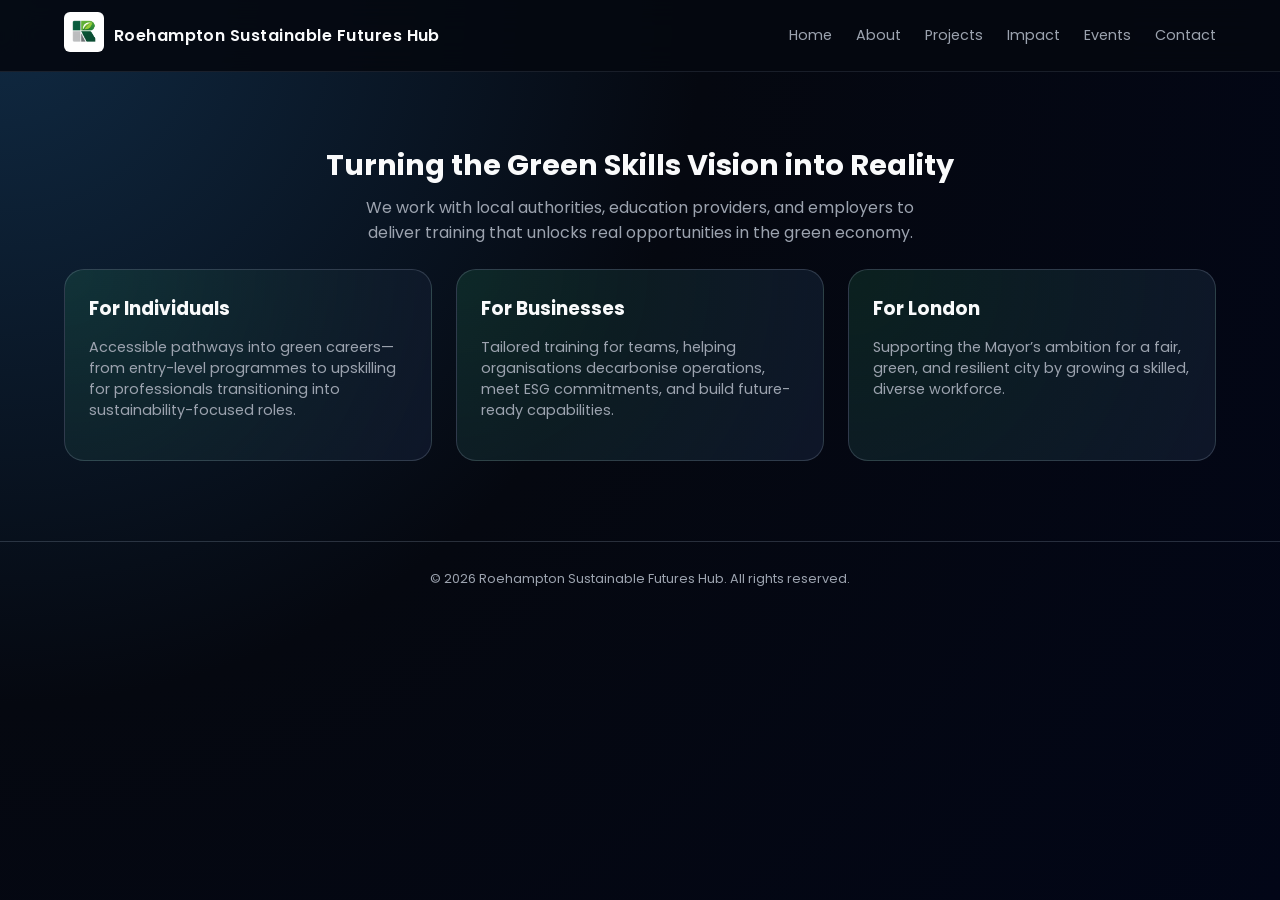
<file: about.html>
<!DOCTYPE html>
<html lang="en">
<head>
  <meta charset="UTF-8" />
  <meta name="viewport" content="width=device-width, initial-scale=1.0" />
  <title>Roehampton Sustainable Futures Hub | About</title>
  <link href="https://fonts.googleapis.com/css2?family=Poppins:wght@300;400;600;700&display=swap" rel="stylesheet" />
  <link rel="stylesheet" href="styles.css" />
  <script src="script.js" defer></script>
</head>
<body>
<!-- <header class="site-header">
  <div class="logo">
    <img src="Roehampton Sustainable Futures hub logo.png" alt="Roehampton Sustainable Futures Hub Logo" class="logo-img">
    <span class="logo-text">Roehampton Sustainable Futures Hub</span>
  </div>
  <nav class="main-nav">
    <a href="index.html">Home</a>
    <a href="about.html">About</a>
    <a href="programmes.html">Programmes</a>
    <a href="team.html">Team</a>
    <a href="impact.html">Impact</a>
    <a href="contact.html">Contact</a>
  </nav>
  <button class="nav-toggle" id="navToggle" aria-label="Toggle navigation">☰</button>
</header> -->


<header class="site-header">
  <div class="logo">
    <a href="index.html">
      <img src="Roehampton Sustainable Futures hub logo.png" class="logo-img" alt="Roehampton Sustainable Futures Hub">
    </a>
    <span class="logo-text">Roehampton Sustainable Futures Hub</span>
  </div>

  <nav class="main-nav">
    <a href="index.html">Home</a>
    <a href="about.html">About</a>
    <a href="projects.html">Projects</a>
    <!-- <a href="team.html">Team</a> -->
    <a href="impact.html">Impact</a>
    <a href="events.html">Events</a>
    <!-- <a href="publications.html">Publications</a> -->
    <!-- <a href="partners.html">Partners</a> -->
    <a href="contact.html">Contact</a>
  </nav>

  <button class="nav-toggle" id="navToggle">☰</button>
</header>

<main>
  <section class="about">
    <div class="section-heading">
      <h2>Turning the Green Skills Vision into Reality</h2>
      <p>
        We work with local authorities, education providers, and employers to deliver training that
        unlocks real opportunities in the green economy.
      </p>
    </div>

    <div class="about-grid">
      <div class="about-card">
        <h3>For Individuals</h3>
        <p>
          Accessible pathways into green careers—from entry-level programmes to upskilling for
          professionals transitioning into sustainability-focused roles.
        </p>
      </div>
      <div class="about-card">
        <h3>For Businesses</h3>
        <p>
          Tailored training for teams, helping organisations decarbonise operations, meet ESG
          commitments, and build future-ready capabilities.
        </p>
      </div>
      <div class="about-card">
        <h3>For London</h3>
        <p>
          Supporting the Mayor’s ambition for a fair, green, and resilient city by growing a skilled,
          diverse workforce.
        </p>
      </div>
    </div>
  </section>
</main>

<footer class="site-footer">
  <p>© <span id="year"></span> Roehampton Sustainable Futures Hub. All rights reserved.</p>
</footer>
</body>
</html>
</file>
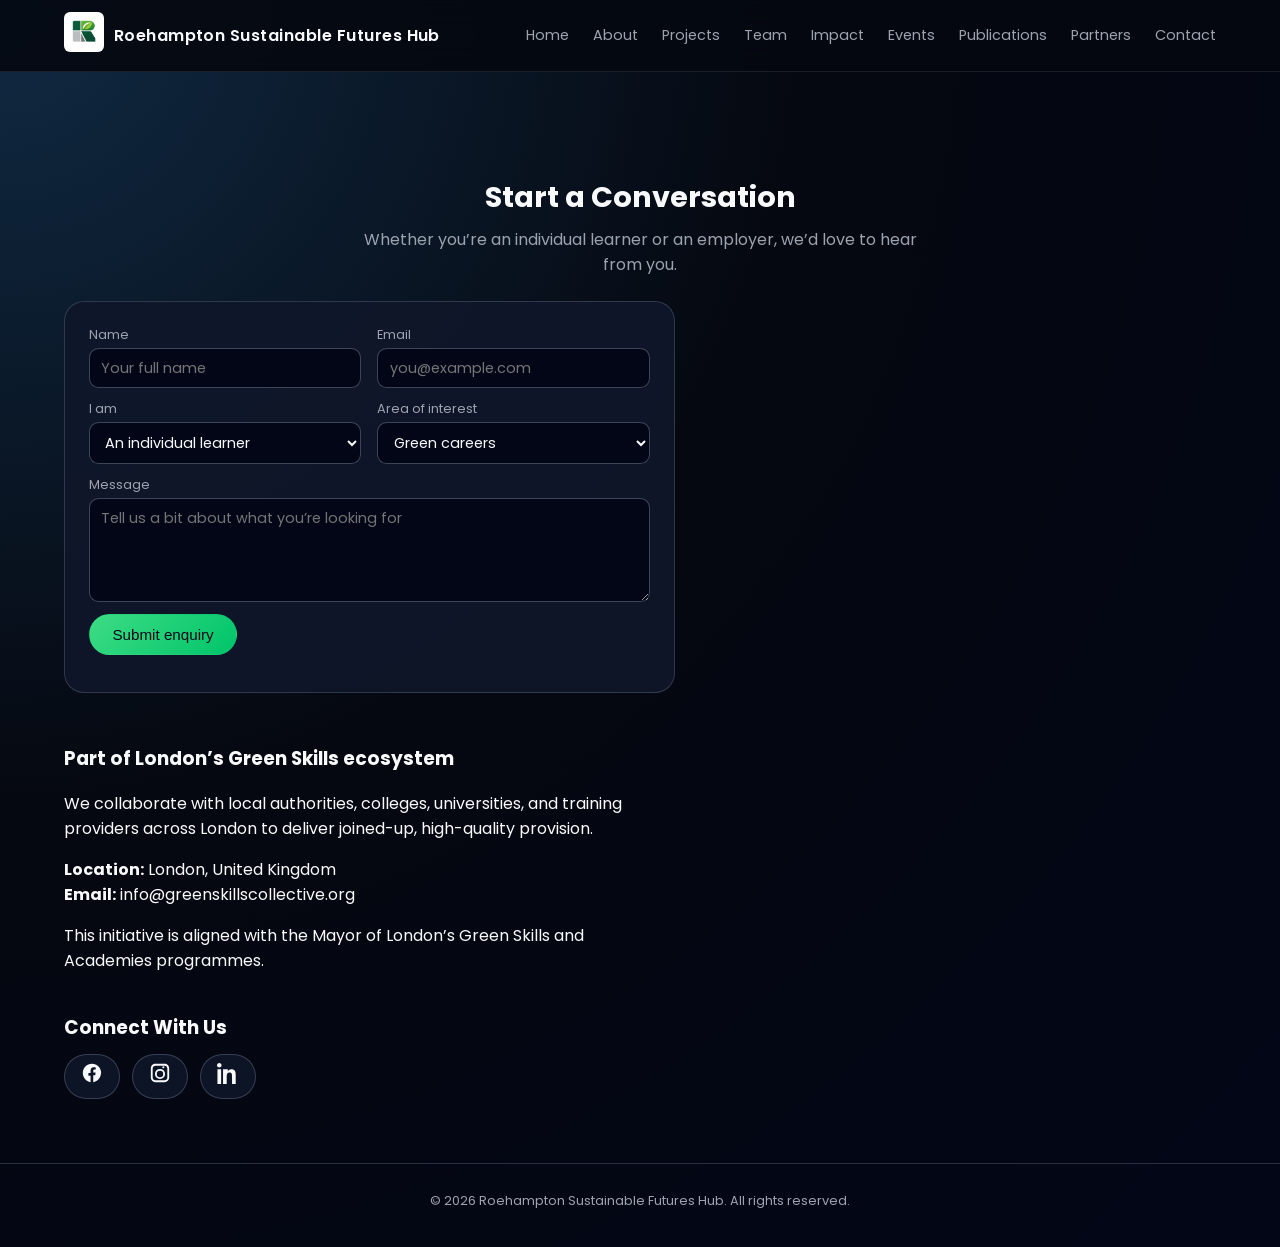
<file: contact.html>
<!DOCTYPE html>
<html lang="en">
<head>
  <meta charset="UTF-8" />
  <meta name="viewport" content="width=device-width, initial-scale=1.0" />
  <title>Roehampton Sustainable Futures Hub | Contact</title>
  <link href="https://fonts.googleapis.com/css2?family=Poppins:wght@300;400;600;700&display=swap" rel="stylesheet" />
  <link rel="stylesheet" href="styles.css" />
  <script src="script.js" defer></script>
</head>
<body>
<!-- <header class="site-header">
  <div class="logo">
    <img src="Roehampton Sustainable Futures hub logo.png" alt="Roehampton Sustainable Futures Hub Logo" class="logo-img">
    <span class="logo-text">Roehampton Sustainable Futures Hub</span>
  </div>
  <nav class="main-nav">
    <a href="index.html">Home</a>
    <a href="about.html">About</a>
    <a href="programmes.html">Programmes</a>
    <a href="team.html">Team</a>
    <a href="impact.html">Impact</a>
    <a href="contact.html">Contact</a>
  </nav>
  <button class="nav-toggle" id="navToggle" aria-label="Toggle navigation">☰</button>
</header> -->


<header class="site-header">
  <div class="logo">
    <a href="index.html">
      <img src="Roehampton Sustainable Futures hub logo.png" class="logo-img" alt="Roehampton Sustainable Futures Hub">
    </a>
    <span class="logo-text">Roehampton Sustainable Futures Hub</span>
  </div>

  <nav class="main-nav">
    <a href="index.html">Home</a>
    <a href="about.html">About</a>
    <a href="projects.html">Projects</a>
    <a href="team.html">Team</a>
    <a href="impact.html">Impact</a>
    <a href="events.html">Events</a>
    <a href="publications.html">Publications</a>
    <a href="partners.html">Partners</a>
    <a href="contact.html">Contact</a>
  </nav>

  <button class="nav-toggle" id="navToggle">☰</button>
</header>

<main>
  <section class="contact">
    <div class="section-heading">
      <h2>Start a Conversation</h2>
      <p>Whether you’re an individual learner or an employer, we’d love to hear from you.</p>
    </div>

    <div class="contact-grid">
      <form class="contact-form">
        <div class="form-row">
          <div class="form-group">
            <label for="name">Name</label>
            <input id="name" type="text" placeholder="Your full name" required />
          </div>
          <div class="form-group">
            <label for="email">Email</label>
            <input id="email" type="email" placeholder="you@example.com" required />
          </div>
        </div>

        <div class="form-row">
          <div class="form-group">
            <label for="role">I am</label>
            <select id="role">
              <option value="individual">An individual learner</option>
              <option value="business">A business/employer</option>
              <option value="partner">A potential partner</option>
              <option value="other">Other</option>
            </select>
          </div>
          <div class="form-group">
            <label for="interest">Area of interest</label>
            <select id="interest">
              <option value="green-careers">Green careers</option>
              <option value="retrofit">Retrofit &amp; construction</option>
              <option value="digital-data">Digital &amp; data for net zero</option>
              <option value="leadership">Leadership &amp; strategy</option>
              <option value="custom">Custom programme</option>
            </select>
          </div>
        </div>

        <div class="form-group">
          <label for="message">Message</label>
          <textarea id="message" rows="4" placeholder="Tell us a bit about what you’re looking for"></textarea>
        </div>

        <button type="submit" class="btn primary">Submit enquiry</button>
        <p class="form-note" id="formNote"></p>
      </form>

      <div class="contact-info">
        <!-- <div class="social-links">
  <h3>Connect With Us</h3>

  <div class="social-row">
    <a href="https://facebook.com/YOURPAGE" target="_blank" class="social-icon">Facebook</a>
    <a href="https://instagram.com/YOURPAGE" target="_blank" class="social-icon">Instagram</a>
    <a href="https://linkedin.com/YOURPAGE" target="_blank" class="social-icon">LinkedIn</a>
  </div> -->
</div>


    <div>
        <h3>Part of London’s Green Skills ecosystem</h3>
        <p>
          We collaborate with local authorities, colleges, universities, and training providers across
          London to deliver joined-up, high-quality provision.
        </p>
        <p>
          <strong>Location:</strong> London, United Kingdom<br />
          <strong>Email:</strong> info@greenskillscollective.org<br />
        </p>
        <p class="small">
          This initiative is aligned with the Mayor of London’s Green Skills and Academies programmes.
        </p>
      </div>
    </div>

    <div class="social-links">
  <h3>Connect With Us</h3>

  <div class="social-row">

    <!-- Facebook -->
    <a href="https://www.facebook.com/share/18eudXzYQb/" target="_blank" class="social-icon" aria-label="Facebook">
      <svg width="22" height="22" viewBox="0 0 24 24" fill="currentColor">
        <path d="M22 12.07C22 6.48 17.52 2 11.93 2S2 6.48 2 12.07c0 5.02 3.66 9.19 8.44 9.93v-7.03H8.08v-2.9h2.36V9.41c0-2.33 1.39-3.62 3.52-3.62 1.02 0 2.09.18 2.09.18v2.3h-1.18c-1.16 0-1.52.72-1.52 1.46v1.75h2.59l-.41 2.9h-2.18V22c4.78-.74 8.44-4.91 8.44-9.93z"/>
      </svg>
    </a>

    <!-- Instagram -->
    <a href="https://www.instagram.com/roehamptonsustainablefutures?igsh=OHJtZDVoaWk1a24y&utm_source=qr" target="_blank" class="social-icon" aria-label="Instagram">
      <svg width="22" height="22" viewBox="0 0 24 24" fill="currentColor">
        <path d="M7 2C4.24 2 2 4.24 2 7v10c0 2.76 2.24 5 5 5h10c2.76 0 5-2.24 5-5V7c0-2.76-2.24-5-5-5H7zm10 2c1.65 0 3 1.35 3 3v10c0 1.65-1.35 3-3 3H7c-1.65 0-3-1.35-3-3V7c0-1.65 1.35-3 3-3h10zm-5 3.5A5.5 5.5 0 1 0 17.5 13 5.51 5.51 0 0 0 12 7.5zm0 9A3.5 3.5 0 1 1 15.5 13 3.5 3.5 0 0 1 12 16.5zm4.75-10.88a1.12 1.12 0 1 1-1.12-1.12 1.12 1.12 0 0 1 1.12 1.12z"/>
      </svg>
    </a>

    <!-- LinkedIn -->
    <a href="https://www.linkedin.com/company/111041556/admin/dashboard/" target="_blank" class="social-icon" aria-label="LinkedIn">
      <svg width="22" height="22" viewBox="0 0 24 24" fill="currentColor">
        <path d="M4.98 3.5C4.98 4.88 3.86 6 2.5 6S0 4.88 0 3.5 1.12 1 2.5 1 4.98 2.12 4.98 3.5zM.5 8h4V24h-4V8zm7.5 0h3.8v2.2h.05c.53-1 1.83-2.2 3.77-2.2 4.03 0 4.78 2.65 4.78 6.1V24h-4v-8.2c0-1.95-.03-4.45-2.7-4.45-2.7 0-3.11 2.1-3.11 4.3V24h-4V8z"/>
      </svg>
    </a>

  </div>
</div>

  </section>
</main>

<footer class="site-footer">
  <p>© <span id="year"></span> Roehampton Sustainable Futures Hub. All rights reserved.</p>
</footer>
</body>
</html>
</file>
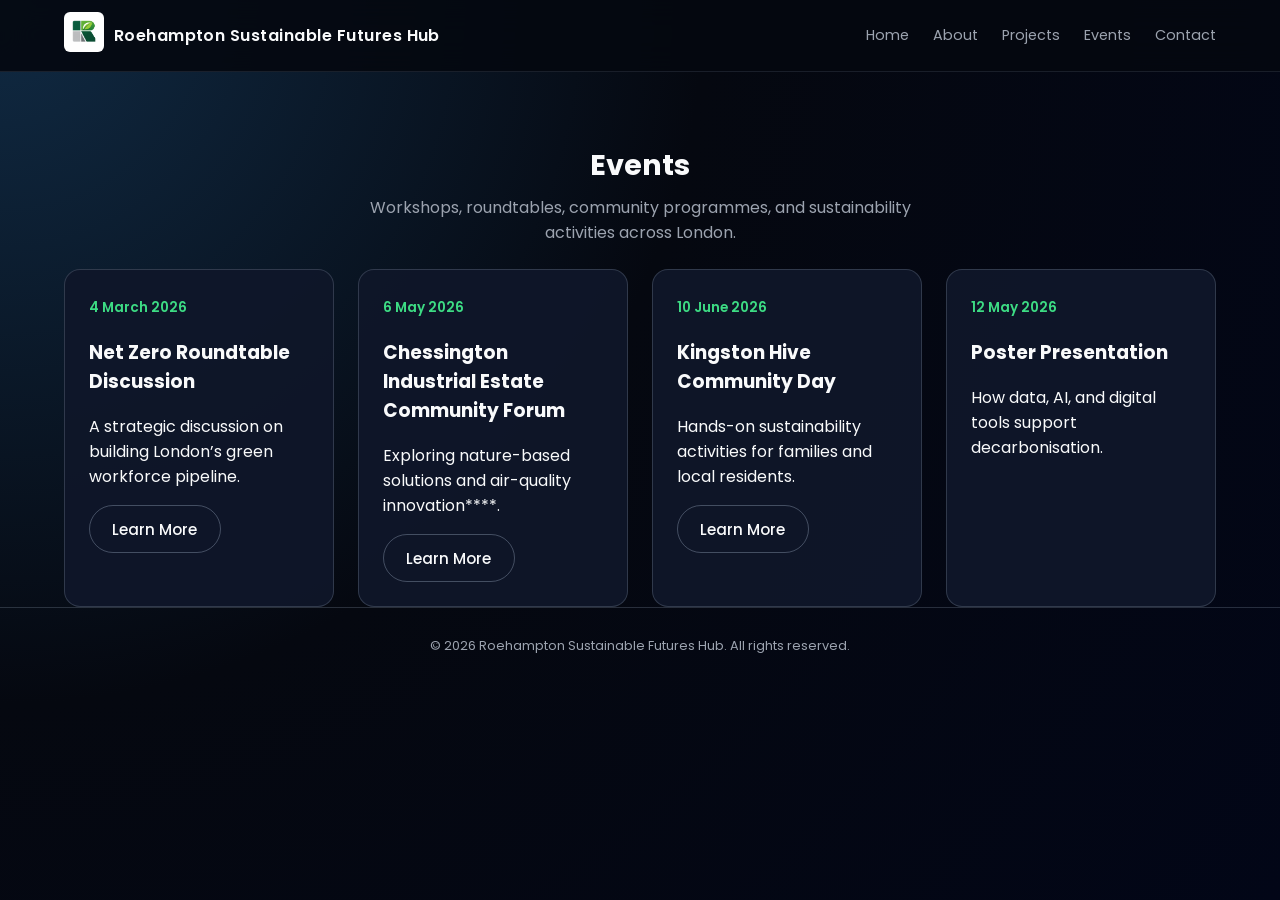
<file: events.html>
<!DOCTYPE html>
<html lang="en">
<head>
  <meta charset="UTF-8">
  <title>Events | Roehampton Sustainable Futures Hub</title>
  <meta name="viewport" content="width=device-width, initial-scale=1.0">

  <link href="https://fonts.googleapis.com/css2?family=Poppins:wght@300;400;600;700&display=swap" rel="stylesheet">
  <link rel="stylesheet" href="styles.css">
  <script src="script.js" defer></script>
</head>

<body>

<header class="site-header">
  <div class="logo">
    <a href="index.html">
      <img src="Roehampton Sustainable Futures hub logo.png" class="logo-img" alt="Roehampton Sustainable Futures Hub">
    </a>
    <span class="logo-text">Roehampton Sustainable Futures Hub</span>
  </div>

  <nav class="main-nav">
    <a href="index.html">Home</a>
    <a href="about.html">About</a>
    <a href="projects.html">Projects</a>
    <a href="events.html" class="active">Events</a>
    <!-- <a href="publications.html">Publications</a> -->
    <!-- <a href="partners.html">Partners</a> -->
    <a href="contact.html">Contact</a>
  </nav>

  <button class="nav-toggle" id="navToggle">☰</button>
</header>

<main>

  <section class="section-heading">
    <h2>Events</h2>
    <p>Workshops, roundtables, community programmes, and sustainability activities across London.</p>
  </section>

  <div class="event-grid">

    <article class="event-card">
      <span class="event-date">4 March 2026</span>
      <h3>Net Zero Roundtable Discussion</h3>
      <p>A strategic discussion on building London’s green workforce pipeline.</p>
      <a href="https://www.linkedin.com/posts/roehampton-sustainable-future-hub_roehamptonsustainablefutureshub-wandsworthnetzero-activity-7440149692153253888-x_GE?utm_source=share&utm_medium=member_desktop&rcm=ACoAADKbl6wB9_VvFY3aGOn3o-iwJm11ueSFiA8" class="btn secondary">Learn More</a>
    </article>

    <article class="event-card">
      <span class="event-date">6 May 2026</span>
      <h3>Chessington Industrial Estate Community Forum</h3>
      <p>Exploring nature-based solutions and air-quality innovation****.</p>
      <a href="https://www.instagram.com/greenskills_?igsh=bXJsNjM1cGhsYzZo" class="btn secondary">Learn More</a>
    </article>

    <article class="event-card">
      <span class="event-date">10 June 2026</span>
      <h3>Kingston Hive Community Day</h3>
      <p>Hands-on sustainability activities for families and local residents.</p>
      <a href="https://www.instagram.com/kingstonhive_impact?igsh=c2N0ejV6ZXFqcDlr" class="btn secondary">Learn More</a>
    </article>

    <!-- <article class="event-card">
      <span class="event-date">22 June 2026</span>
      <h3>Net Zero Skills Bootcamp Showcase</h3>
      <p>Celebrating learner achievements and employer partnerships.</p>
      <a href="event-bootcamp.html" class="btn secondary">Learn More</a>
    </article>

    <article class="event-card">
      <span class="event-date">5 July 2026</span>
      <h3>Green Careers Expo</h3>
      <p>Meet employers, training providers, and sustainability organisations.</p>
      <a href="event-careers.html" class="btn secondary">Learn More</a>
    </article> -->

    <article class="event-card">
      <span class="event-date">12 May 2026</span>
      <h3>Poster Presentation</h3>
      <p>How data, AI, and digital tools support decarbonisation.</p>
      <!-- <a href="event-digital.html" class="btn secondary">Learn More</a> -->
    </article>

  </div>

</main>

<footer class="site-footer">
  <p>© <span id="year"></span> Roehampton Sustainable Futures Hub. All rights reserved.</p>
</footer>

</body>
</html>
</file>
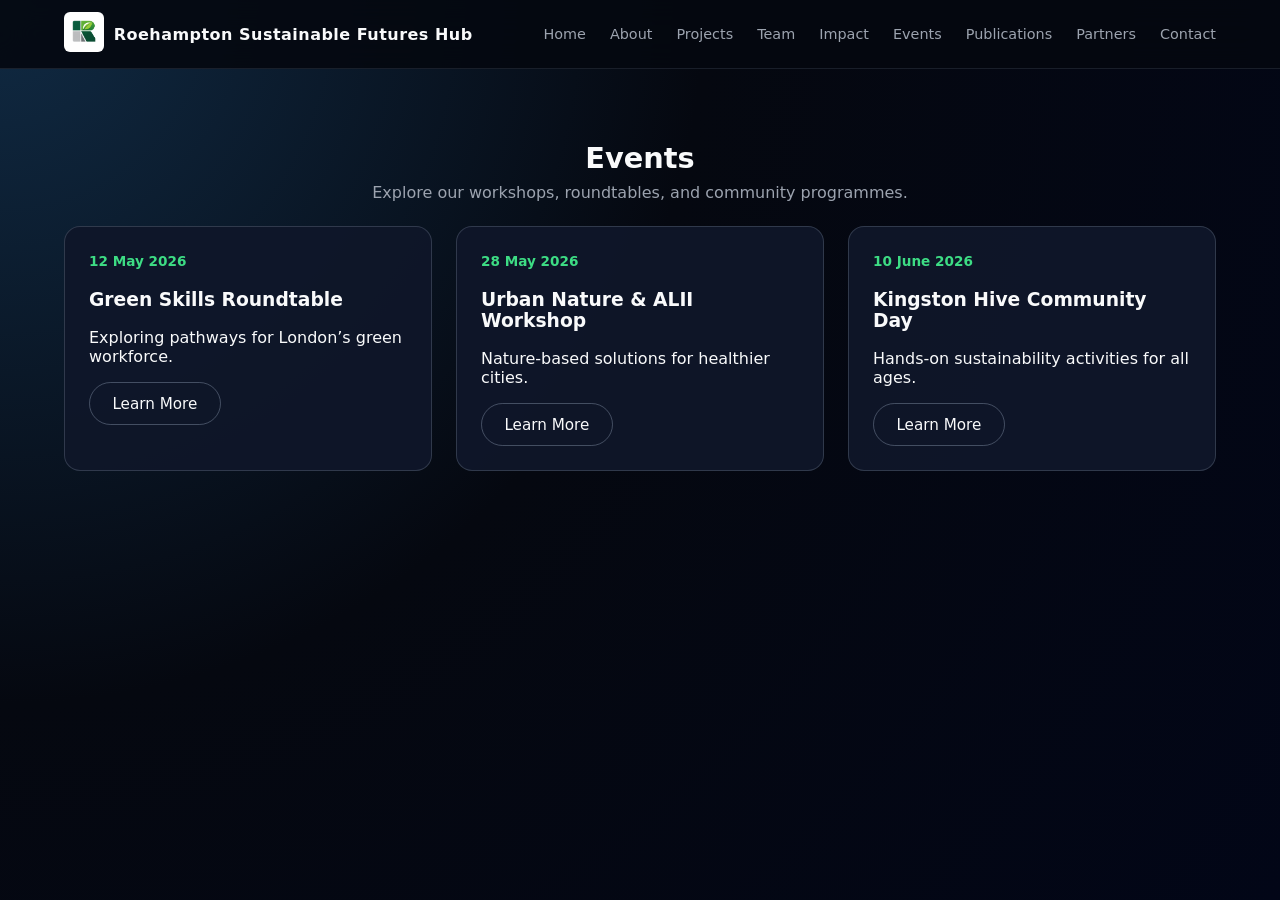
<file: eventss.html>
<!DOCTYPE html>
<html lang="en">
<head>
  <meta charset="UTF-8">
  <title>Events | Roehampton Sustainable Futures Hub</title>
  <link rel="stylesheet" href="styles.css">
  <script src="script.js" defer></script>
</head>

<body>

<!-- Include your header here -->
 <header class="site-header">
  <div class="logo">
    <a href="index.html">
      <img src="Roehampton Sustainable Futures hub logo.png" class="logo-img" alt="Roehampton Sustainable Futures Hub">
    </a>
    <span class="logo-text">Roehampton Sustainable Futures Hub</span>
  </div>

  <nav class="main-nav">
    <a href="index.html">Home</a>
    <a href="about.html">About</a>
    <a href="projects.html">Projects</a>
    <a href="team.html">Team</a>
    <a href="impact.html">Impact</a>
    <a href="events.html">Events</a>
    <a href="publications.html">Publications</a>
    <a href="partners.html">Partners</a>
    <a href="contact.html">Contact</a>
  </nav>

  <button class="nav-toggle" id="navToggle">☰</button>
</header>

<main>
  <section class="section-heading">
    <h2>Events</h2>
    <p>Explore our workshops, roundtables, and community programmes.</p>
  </section>

  <div class="event-grid">

    <article class="event-card">
      <span class="event-date">12 May 2026</span>
      <h3>Green Skills Roundtable</h3>
      <p>Exploring pathways for London’s green workforce.</p>
      <a href="event-green-skills.html" class="btn secondary">Learn More</a>
    </article>

    <article class="event-card">
      <span class="event-date">28 May 2026</span>
      <h3>Urban Nature & ALII Workshop</h3>
      <p>Nature‑based solutions for healthier cities.</p>
      <a href="event-alii.html" class="btn secondary">Learn More</a>
    </article>

    <article class="event-card">
      <span class="event-date">10 June 2026</span>
      <h3>Kingston Hive Community Day</h3>
      <p>Hands‑on sustainability activities for all ages.</p>
      <a href="event-hive.html" class="btn secondary">Learn More</a>
    </article>

  </div>
</main>

<!-- Include your footer here -->

</body>
</html>
</file>
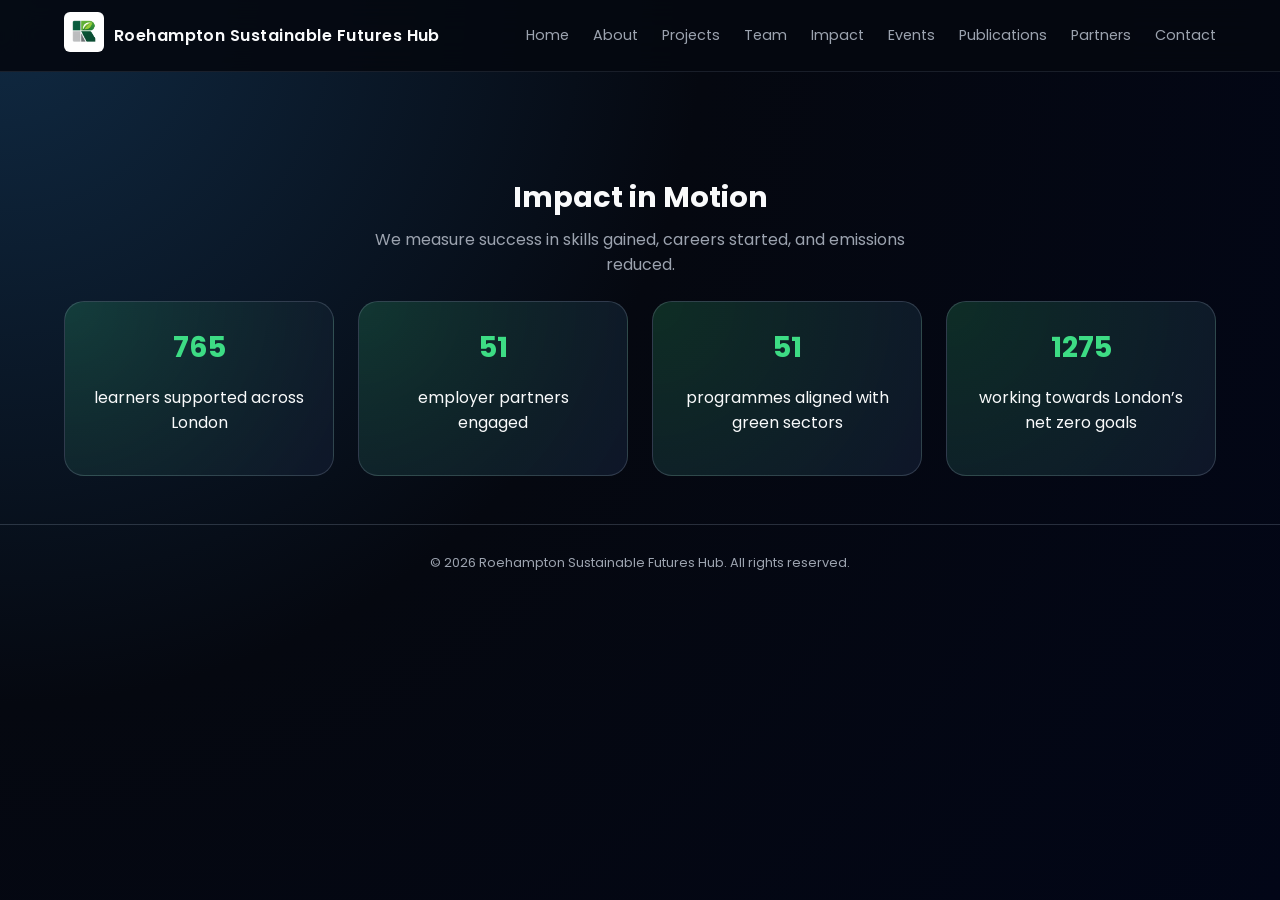
<file: impact.html>
<!DOCTYPE html>
<html lang="en">
<head>
  <meta charset="UTF-8" />
  <meta name="viewport" content="width=device-width, initial-scale=1.0" />
  <title>Roehampton Sustainable Futures Hub | Impact</title>
  <link href="https://fonts.googleapis.com/css2?family=Poppins:wght@300;400;600;700&display=swap" rel="stylesheet" />
  <link rel="stylesheet" href="styles.css" />
  <script src="script.js" defer></script>
</head>
<body>
<!-- <header class="site-header">
  <div class="logo">
    <img src="Roehampton Sustainable Futures hub logo.png" alt="Roehampton Sustainable Futures Hub Logo" class="logo-img">
    <span class="logo-text">Roehampton Sustainable Futures Hub</span>
  </div>
  <nav class="main-nav">
    <a href="index.html">Home</a>
    <a href="about.html">About</a>
    <a href="programmes.html">Programmes</a>
    <a href="team.html">Team</a>
    <a href="impact.html">Impact</a>
    <a href="contact.html">Contact</a>
  </nav>
  <button class="nav-toggle" id="navToggle" aria-label="Toggle navigation">☰</button>
</header> -->



<header class="site-header">
  <div class="logo">
    <a href="index.html">
      <img src="Roehampton Sustainable Futures hub logo.png" class="logo-img" alt="Roehampton Sustainable Futures Hub">
    </a>
    <span class="logo-text">Roehampton Sustainable Futures Hub</span>
  </div>

  <nav class="main-nav">
    <a href="index.html">Home</a>
    <a href="about.html">About</a>
    <a href="projects.html">Projects</a>
    <a href="team.html">Team</a>
    <a href="impact.html">Impact</a>
    <a href="events.html">Events</a>
    <a href="publications.html">Publications</a>
    <a href="partners.html">Partners</a>
    <a href="contact.html">Contact</a>
  </nav>

  <button class="nav-toggle" id="navToggle">☰</button>
</header>

<main>
  <section class="impact">
    <div class="section-heading">
      <h2>Impact in Motion</h2>
      <p>We measure success in skills gained, careers started, and emissions reduced.</p>
    </div>

    <div class="impact-grid">
      <div class="impact-card">
        <span class="impact-number" data-count="1200">0</span>
        <p>learners supported across London</p>
      </div>
      <div class="impact-card">
        <span class="impact-number" data-count="85">0</span>
        <p>employer partners engaged</p>
      </div>
      <div class="impact-card">
        <span class="impact-number" data-count="65">0</span>
        <p>programmes aligned with green sectors</p>
      </div>
      <div class="impact-card">
        <span class="impact-number" data-count="2030">0</span>
        <p>working towards London’s net zero goals</p>
      </div>
    </div>
  </section>
</main>

<footer class="site-footer">
  <p>© <span id="year"></span> Roehampton Sustainable Futures Hub. All rights reserved.</p>
</footer>
</body>
</html>
</file>
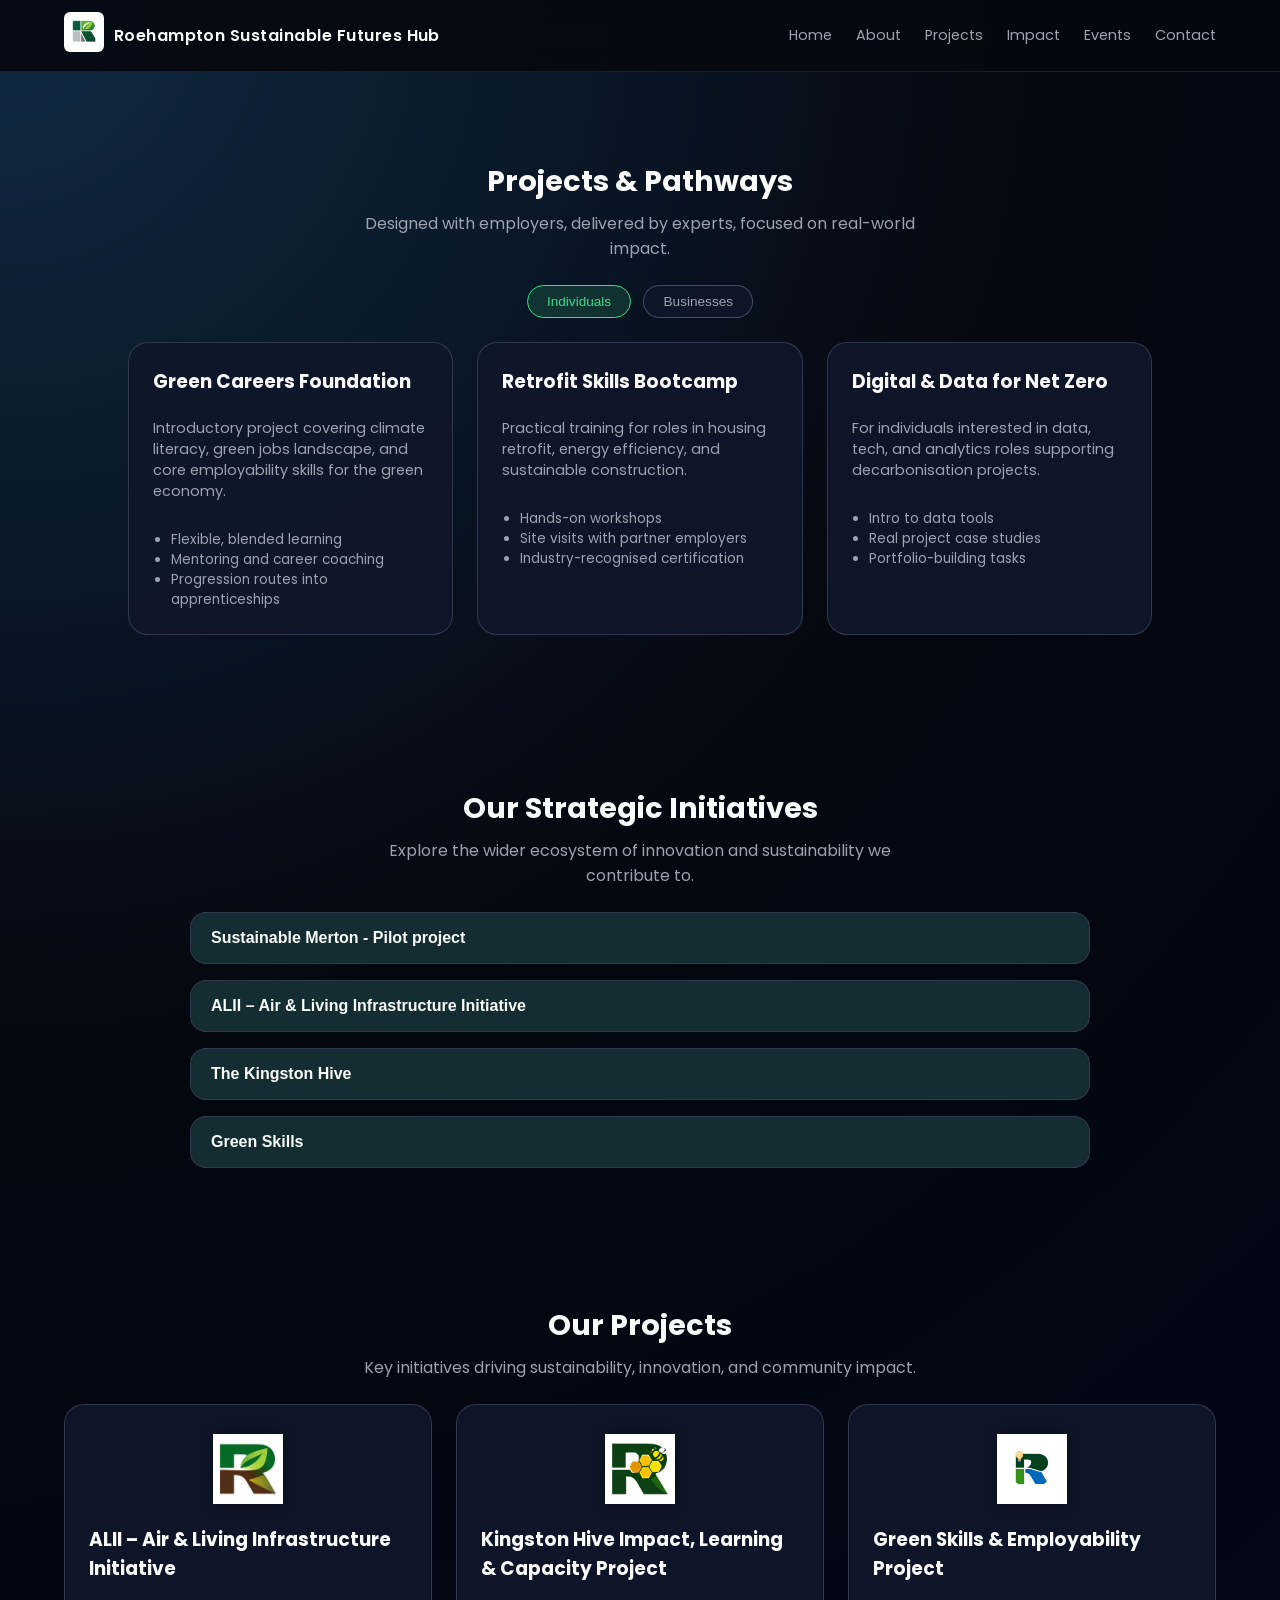
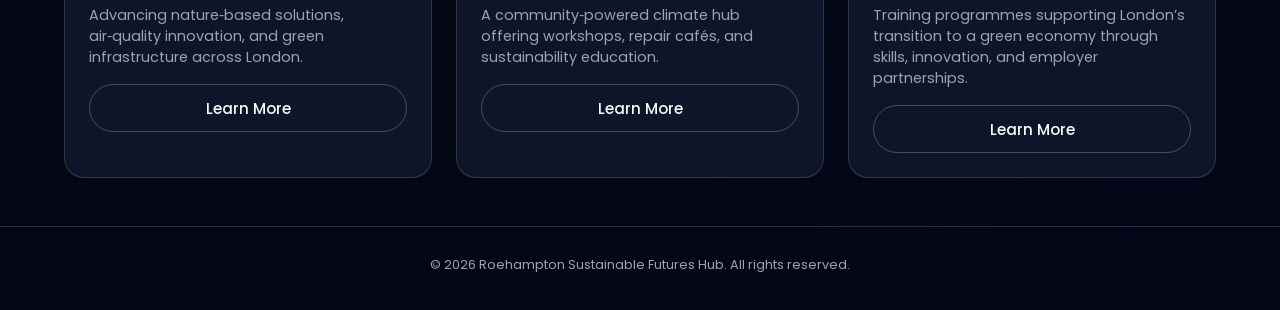
<file: projects.html>
<!DOCTYPE html>
<html lang="en">
<head>
  <meta charset="UTF-8" />
  <meta name="viewport" content="width=device-width, initial-scale=1.0" />
  <title>Roehampton Sustainable Futures Hub | projects</title>
  <link href="https://fonts.googleapis.com/css2?family=Poppins:wght@300;400;600;700&display=swap" rel="stylesheet" />
  <link rel="stylesheet" href="styles.css" />
  <script src="script.js" defer></script>
</head>
<body>
<!-- <header class="site-header">
  <div class="logo">
    <a href="index.html">
    <img src="Roehampton Sustainable Futures hub logo.png" alt="Roehampton Sustainable Futures Hub Logo" class="logo-img">
    </a>
    <span class="logo-text">Roehampton Sustainable Futures Hub</span>
  </div>
  <nav class="main-nav">
    <a href="index.html">Home</a>
    <a href="about.html">About</a>
    <a href="projects.html">Projects</a>
    <a href="team.html">Team</a>
    <a href="impact.html">Impact</a>
    <a href="contact.html">Contact</a>
  </nav>
  <button class="nav-toggle" id="navToggle" aria-label="Toggle navigation">☰</button>
</header> -->



<header class="site-header">
  <div class="logo">
    <a href="index.html">
      <img src="Roehampton Sustainable Futures hub logo.png" class="logo-img" alt="Roehampton Sustainable Futures Hub">
    </a>
    <span class="logo-text">Roehampton Sustainable Futures Hub</span>
  </div>

  <nav class="main-nav">
    <a href="index.html">Home</a>
    <a href="about.html">About</a>
    <a href="projects.html">Projects</a>
    <!-- <a href="team.html">Team</a> -->
    <a href="impact.html">Impact</a>
    <a href="events.html">Events</a>
    <!-- <a href="publications.html">Publications</a> -->
    <!-- <a href="partners.html">Partners</a> -->
    <a href="contact.html">Contact</a>
  </nav>

  <button class="nav-toggle" id="navToggle">☰</button>
</header>













<main>
  <section class="projects">
    <div class="section-heading">
      <h2>Projects &amp; Pathways</h2>
      <p>Designed with employers, delivered by experts, focused on real-world impact.</p>
    </div>

    <div class="project-tabs">
      <button class="tab-button active" data-target="individuals">Individuals</button>
      <button class="tab-button" data-target="businesses">Businesses</button>
    </div>

    <div class="project-panels">
      <div class="project-panel active" id="individuals">
        <div class="project-grid">
          <article class="project-card">
            <h3>Green Careers Foundation</h3>
            <p>
              Introductory project covering climate literacy, green jobs landscape, and core
              employability skills for the green economy.
            </p>
            <ul>
              <li>Flexible, blended learning</li>
              <li>Mentoring and career coaching</li>
              <li>Progression routes into apprenticeships</li>
            </ul>
          </article>

          <article class="project-card">
            <h3>Retrofit Skills Bootcamp</h3>
            <p>
              Practical training for roles in housing retrofit, energy efficiency, and sustainable
              construction.
            </p>
            <ul>
              <li>Hands-on workshops</li>
              <li>Site visits with partner employers</li>
              <li>Industry-recognised certification</li>
            </ul>
          </article>

          <article class="project-card">
            <h3>Digital &amp; Data for Net Zero</h3>
            <p>
              For individuals interested in data, tech, and analytics roles supporting decarbonisation
              projects.
            </p>
            <ul>
              <li>Intro to data tools</li>
              <li>Real project case studies</li>
              <li>Portfolio-building tasks</li>
            </ul>
          </article>
        </div>
      </div>

      <div class="project-panel" id="businesses">
        <div class="project-grid">
          <article class="project-card">
            <h3>Green Strategy for Leadership Teams</h3>
            <p>
              Strategic workshops for senior leaders to align business goals with net zero and ESG
              commitments.
            </p>
            <ul>
              <li>Customised sessions</li>
              <li>Sector-specific insights</li>
              <li>Actionable roadmaps</li>
            </ul>
          </article>

          <article class="project-card">
            <h3>Operational Decarbonisation Training</h3>
            <p>
              Practical training for operations, facilities, and logistics teams to reduce emissions and
              waste.
            </p>
            <ul>
              <li>On-site and online delivery</li>
              <li>Measurement and reporting tools</li>
              <li>Continuous improvement support</li>
            </ul>
          </article>

          <article class="project-card">
            <h3>Employer Partnership Labs</h3>
            <p>
              Co-designed projects with employers to build bespoke green skills pipelines for their
              workforce.
            </p>
            <ul>
              <li>Co-creation with HR and L&amp;D</li>
              <li>Talent pipeline development</li>
              <li>Impact evaluation and reporting</li>
            </ul>
          </article>
        </div>
      </div>
    </div>
  </section>


  <section class="project-extra">
  <div class="section-heading">
    <h2>Our Strategic Initiatives</h2>
    <p>Explore the wider ecosystem of innovation and sustainability we contribute to.</p>
  </div>

  <div class="accordion">


<!-- Sustainable Merton -->
    <div class="accordion-item">
      <button class="accordion-header">Sustainable Merton - Pilot project</button>
      <div class="accordion-content">
        <p>
          <!-- ALII focuses on nature-based solutions, air quality innovation, and green infrastructure 
          across London. The initiative supports research, training, and community-led projects 
          that improve environmental resilience and urban wellbeing. -->
        </p>
      </div>
    </div>




    <!-- ALII -->
    <div class="accordion-item">
      <button class="accordion-header">ALII – Air & Living Infrastructure Initiative</button>
      <div class="accordion-content">
        <p>
          ALII focuses on nature-based solutions, air quality innovation, and green infrastructure 
          across London. The initiative supports research, training, and community-led projects 
          that improve environmental resilience and urban wellbeing.
        </p>
      </div>
    </div>

    <!-- Kingston Hive -->
    <div class="accordion-item">
      <button class="accordion-header">The Kingston Hive</button>
      <div class="accordion-content">
        <p>
          The Kingston Hive is a community-powered climate hub offering workshops, 
          sustainability education, repair cafés, and local action projects. 
          It empowers residents to build practical green skills and take climate-positive action.
        </p>
      </div>
    </div>

    <!-- Green Skills -->
    <div class="accordion-item">
      <button class="accordion-header">Green Skills</button>
      <div class="accordion-content">
        <p>
          Our Green Skills projects provide pathways into the growing green economy, 
          from retrofit and energy efficiency to digital and data for net zero. 
          Designed with employers and aligned with London’s climate goals.
        </p>
      </div>
    </div>

  </div>
</section>


<section id="projects" class="projects">
  <div class="section-heading">
    <h2>Our Projects</h2>
    <p>Key initiatives driving sustainability, innovation, and community impact.</p>
  </div>

  <div class="project-grid">

    <!-- ALII -->
    <article class="project-card">
      <div class="project-logo">
        <img src="ALII.png" alt="ALII Logo">
      </div>
      <h3>ALII – Air & Living Infrastructure Initiative</h3>
      <p>
        Advancing nature‑based solutions, air‑quality innovation, and green infrastructure
        across London.
      </p>
      <a href="https://www.instagram.com/airlivinginfrastructure?igsh=MTg4NWN0aXRzeTl4Mg==" class="btn secondary">Learn More</a>
    </article>

    <!-- Kingston Hive -->
    <article class="project-card">
      <div class="project-logo">
        <img src="Kingstonhive.png" alt="Kingston Hive Logo">
      </div>
      <h3>Kingston Hive Impact, Learning & Capacity Project</h3>
      <p>
        A community‑powered climate hub offering workshops, repair cafés, and sustainability
        education.
      </p>
      <a href="https://www.instagram.com/kingstonhive_impact?igsh=c2N0ejV6ZXFqcDlr" class="btn secondary">Learn More</a>
    </article>

    <!-- Green Skills -->
    <article class="project-card">
      <div class="project-logo">
        <img src="Green Skills.jpeg" alt="Green Skills Logo">
      </div>
      <h3>Green Skills & Employability Project</h3>
      <p>
        Training programmes supporting London’s transition to a green economy through skills,
        innovation, and employer partnerships.
      </p>
      <a href="https://www.instagram.com/greenskills_?igsh=bXJsNjM1cGhsYzZo" class="btn secondary">Learn More</a>
    </article>

  </div>
</section>


</main>

<footer class="site-footer">
  <p>© <span id="year"></span> Roehampton Sustainable Futures Hub. All rights reserved.</p>
</footer>
</body>
</html>
</file>
<file: styles.css>
:root {
  --bg: #050810;
  --bg-alt: #0b1220;
  --accent: #3ddc84;
  --accent-soft: rgba(61, 220, 132, 0.15);
  --accent-strong: #00c46a;
  --text-main: #f9fafb;
  --text-muted: #9ca3af;
  --border-subtle: #1f2933;
  --danger: #f97373;
  --font-main: "Poppins", system-ui, -apple-system, BlinkMacSystemFont, "Segoe UI", sans-serif;
}

*,
*::before,
*::after {
  box-sizing: border-box;
}

html,
body {
  margin: 0;
  padding: 0;
  background: radial-gradient(circle at top left, #102a43 0, #050810 45%, #020617 100%);
  color: var(--text-main);
  font-family: var(--font-main);
  scroll-behavior: smooth;
}

body {
  min-height: 100vh;
}

/* Layout */

.site-header {
  position: sticky;
  top: 0;
  z-index: 50;
  display: flex;
  align-items: center;
  justify-content: space-between;
  padding: 0.75rem 5vw;
  background: rgba(5, 8, 16, 0.9);
  backdrop-filter: blur(16px);
  border-bottom: 1px solid rgba(148, 163, 184, 0.15);
}

.logo {
  display: flex;
  align-items: center;
  gap: 0.6rem;
}

.logo-img {
  height: 40px;
  width: auto;
  border-radius: 6px;
}

.logo-text {
  font-weight: 600;
  letter-spacing: 0.03em;
  font-size: 1rem;
}

.main-nav {
  display: flex;
  gap: 1.5rem;
}

.main-nav a {
  color: var(--text-muted);
  text-decoration: none;
  font-size: 0.9rem;
  font-weight: 400;
  position: relative;
}

.main-nav a::after {
  content: "";
  position: absolute;
  left: 0;
  bottom: -0.25rem;
  width: 0;
  height: 2px;
  background: var(--accent);
  transition: width 0.2s ease;
}

.main-nav a:hover {
  color: var(--text-main);
}

.main-nav a:hover::after {
  width: 100%;
}

.nav-toggle {
  display: none;
  background: none;
  border: 1px solid var(--border-subtle);
  color: var(--text-main);
  border-radius: 999px;
  padding: 0.25rem 0.75rem;
  font-size: 1.1rem;
}

/* Hero */

.hero {
  display: grid;
  grid-template-columns: minmax(0, 1.2fr) minmax(0, 1fr);
  gap: 3rem;
  padding: 4rem 5vw 3rem;
  align-items: center;
}

.hero-content h1 {
  font-size: clamp(2.4rem, 4vw, 3.4rem);
  line-height: 1.1;
  margin-bottom: 1rem;
}

.hero-content p {
  color: var(--text-muted);
  max-width: 32rem;
  margin-bottom: 1.5rem;
}

.hero-actions {
  display: flex;
  flex-wrap: wrap;
  gap: 1rem;
  margin-bottom: 1.25rem;
}

.btn {
  border-radius: 999px;
  padding: 0.7rem 1.4rem;
  font-size: 0.95rem;
  font-weight: 500;
  border: 1px solid transparent;
  cursor: pointer;
  text-decoration: none;
  display: inline-flex;
  align-items: center;
  justify-content: center;
  transition: background 0.2s ease, color 0.2s ease, border-color 0.2s ease, transform 0.1s ease;
}

.btn.primary {
  background: linear-gradient(135deg, var(--accent), var(--accent-strong));
  color: #020617;
}

.btn.primary:hover {
  transform: translateY(-1px);
  box-shadow: 0 10px 30px rgba(0, 0, 0, 0.4);
}

.btn.secondary {
  background: transparent;
  border-color: rgba(148, 163, 184, 0.4);
  color: var(--text-main);
}

.btn.secondary:hover {
  border-color: var(--accent);
}

.hero-tags {
  display: flex;
  flex-wrap: wrap;
  gap: 0.5rem;
}

.hero-tags span {
  font-size: 0.75rem;
  padding: 0.3rem 0.7rem;
  border-radius: 999px;
  background: rgba(15, 23, 42, 0.9);
  border: 1px solid rgba(148, 163, 184, 0.3);
}

.hero-media {
  position: relative;
}

.video-wrapper {
  position: relative;
  padding-bottom: 56.25%;
  height: 0;
  overflow: hidden;
  border-radius: 1.25rem;
  border: 1px solid rgba(148, 163, 184, 0.3);
  box-shadow: 0 20px 60px rgba(0, 0, 0, 0.6);
  background: radial-gradient(circle at top left, rgba(61, 220, 132, 0.2), transparent 60%);
}

.video-wrapper iframe {
  position: absolute;
  inset: 0;
  width: 100%;
  height: 100%;
}

.video-caption {
  font-size: 0.8rem;
  color: var(--text-muted);
  margin-top: 0.75rem;
}

/* Sections */

.section-heading {
  text-align: center;
  padding: 3rem 5vw 1.5rem;
}

.section-heading h2 {
  font-size: 1.8rem;
  margin-bottom: 0.5rem;
}

.section-heading p {
  color: var(--text-muted);
  max-width: 36rem;
  margin: 0 auto;
}

/* About */

.about {
  padding-bottom: 3rem;
}

.about-grid {
  display: grid;
  grid-template-columns: repeat(3, minmax(0, 1fr));
  gap: 1.5rem;
  padding: 0 5vw 2rem;
}

.about-card {
  background: radial-gradient(circle at top left, rgba(61, 220, 132, 0.12), rgba(15, 23, 42, 0.95));
  border-radius: 1.25rem;
  padding: 1.5rem;
  border: 1px solid rgba(148, 163, 184, 0.25);
}

.about-card h3 {
  margin-top: 0;
  margin-bottom: 0.5rem;
}

.about-card p {
  color: var(--text-muted);
  font-size: 0.9rem;
}

/* projects */

.projects {
  padding: 1rem 0 3rem;
}

.project-tabs {
  display: flex;
  justify-content: center;
  gap: 0.75rem;
  margin-bottom: 1.5rem;
}

.tab-button {
  background: rgba(15, 23, 42, 0.9);
  border-radius: 999px;
  border: 1px solid rgba(148, 163, 184, 0.4);
  color: var(--text-muted);
  padding: 0.5rem 1.2rem;
  font-size: 0.85rem;
  cursor: pointer;
  transition: background 0.2s ease, color 0.2s ease, border-color 0.2s ease;
}

.tab-button.active {
  background: var(--accent-soft);
  border-color: var(--accent);
  color: var(--accent);
}

.project-panels {
  padding: 0 5vw;
}

.project-panel {
  display: none;
}

.project-panel.active {
  display: block;
}

.project-grid {
  display: grid;
  grid-template-columns: repeat(3, minmax(0, 1fr));
  gap: 1.5rem;
}

.project-card {
  background: rgba(15, 23, 42, 0.95);
  border-radius: 1.25rem;
  padding: 1.5rem;
  border: 1px solid rgba(148, 163, 184, 0.25);
}

.project-card h3 {
  margin-top: 0;
  margin-bottom: 0.5rem;
}

.project-card p {
  color: var(--text-muted);
  font-size: 0.9rem;
}

.project-card ul {
  padding-left: 1.1rem;
  margin: 0.75rem 0 0;
  color: var(--text-muted);
  font-size: 0.85rem;
}

/* Impact */

.impact {
  padding: 2rem 5vw 3rem;
}

.impact-grid {
  display: grid;
  grid-template-columns: repeat(4, minmax(0, 1fr));
  gap: 1.5rem;
}

.impact-card {
  background: radial-gradient(circle at top left, rgba(61, 220, 132, 0.18), rgba(15, 23, 42, 0.95));
  border-radius: 1.25rem;
  padding: 1.5rem;
  border: 1px solid rgba(148, 163, 184, 0.25);
  text-align: center;
}

.impact-number {
  display: block;
  font-size: 1.8rem;
  font-weight: 700;
  color: var(--accent);
  margin-bottom: 0.25rem;
}

/* Team */

.team {
  padding: 2rem 5vw 3rem;
}

.team-grid {
  display: grid;
  grid-template-columns: repeat(4, minmax(0, 1fr));
  gap: 1.5rem;
}

.team-member {
  background: rgba(15, 23, 42, 0.95);
  border-radius: 1.25rem;
  padding: 1.25rem;
  border: 1px solid rgba(148, 163, 184, 0.25);
  text-align: center;
}

.avatar {
  width: 96px;
  height: 96px;
  border-radius: 999px;
  overflow: hidden;
  margin: 0 auto 0.75rem;
  border: 2px solid var(--accent-soft);
}

.avatar img {
  width: 100%;
  height: 100%;
  object-fit: cover;
}

.team-member h3 {
  margin: 0.25rem 0 0.25rem;
  font-size: 1rem;
}

.team-member p {
  color: var(--text-muted);
  font-size: 0.85rem;
}

.evi-image.lazy-image.imgedit-profile-photo-frame-viewer__target-image.ember-view {
  width: 100%;
  height: 100%;
  object-fit: cover;
}

/* Media strip */

.media-strip {
  padding: 1.5rem 0 3rem;
}

.media-strip-inner {
  display: flex;
  gap: 1rem;
  overflow-x: auto;
  padding: 0 5vw 0.5rem;
}

.media-strip-inner img {
  border-radius: 1rem;
  border: 1px solid rgba(148, 163, 184, 0.3);
  flex: 0 0 auto;
  width: 260px;
  height: 170px;
  object-fit: cover;
}

/* Contact */

.contact {
  padding: 2rem 5vw 4rem;
}

.contact-grid {
  display: grid;
  grid-template-columns: minmax(0, 1.2fr) minmax(0, 1fr);
  gap: 2rem;
}

.contact-form {
  background: rgba(15, 23, 42, 0.95);
  border-radius: 1.25rem;
  padding: 1.5rem;
  border: 1px solid rgba(148, 163, 184, 0.25);
}

.form-row {
  display: grid;
  grid-template-columns: repeat(2, minmax(0, 1fr));
  gap: 1rem;
}

.form-group {
  display: flex;
  flex-direction: column;
  gap: 0.25rem;
  margin-bottom: 0.75rem;
}

label {
  font-size: 0.8rem;
  color: var(--text-muted);
}

input,
select,
textarea {
  background: #020617;
  border-radius: 0.6rem;
  border: 1px solid rgba(148, 163, 184, 0.4);
  padding: 0.55rem 0.7rem;
  color: var(--text-main);
  font-family: inherit;
  font-size: 0.9rem;
}

input:focus,
select:focus,
textarea:focus {
  outline: none;
  border-color: var(--accent);
  box-shadow: 0 0 0 1px rgba(61, 220, 132, 0.4);
}

textarea {
  resize: vertical;
}

.form-note {
  margin-top: 0.75rem;
  font-size: 0.8rem;
  color: var(--text-muted);
}

.contact-info {
  padding: 0.5rem 0;
}

.contact-info h3 {
  margin-top: 0;
}

.contact-info p {
  color: var(--text-muted);
  font-size: 0.9rem;
}

.contact-info .small {
  font-size: 0.8rem;
}

/* Footer */

.site-footer {
  border-top: 1px solid rgba(148, 163, 184, 0.25);
  padding: 1rem 5vw 1.5rem;
  text-align: center;
  font-size: 0.8rem;
  color: var(--text-muted);
}

/* Responsive */

@media (max-width: 960px) {
  .hero {
    grid-template-columns: minmax(0, 1fr);
  }

  .hero-media {
    order: -1;
  }

  .about-grid {
    grid-template-columns: repeat(2, minmax(0, 1fr));
  }

  .project-grid {
    grid-template-columns: repeat(2, minmax(0, 1fr));
  }

  .impact-grid {
    grid-template-columns: repeat(2, minmax(0, 1fr));
  }

  .team-grid {
    grid-template-columns: repeat(2, minmax(0, 1fr));
  }

  .contact-grid {
    grid-template-columns: minmax(0, 1fr);
  }
}

@media (max-width: 720px) {
  .site-header {
    padding-inline: 1rem;
  }

  .main-nav {
    position: absolute;
    top: 56px;
    right: 1rem;
    flex-direction: column;
    background: rgba(5, 8, 16, 0.98);
    padding: 0.75rem 1rem;
    border-radius: 0.75rem;
    border: 1px solid rgba(148, 163, 184, 0.25);
    display: none;
  }

  .main-nav.open {
    display: flex;
  }

  .nav-toggle {
    display: inline-flex;
  }

  .hero {
    padding-inline: 1.25rem;
  }

  .section-heading {
    padding-inline: 1.25rem;
  }

  .about-grid,
  .project-grid,
  .impact-grid,
  .team-grid {
    grid-template-columns: minmax(0, 1fr);
    padding-inline: 1.25rem;
  }

  .project-panels {
    padding-inline: 1.25rem;
  }

  .contact {
    padding-inline: 1.25rem;
  }

  .media-strip-inner {
    padding-inline: 1.25rem;
  }

  .form-row {
    grid-template-columns: minmax(0, 1fr);
  }
}

/* Accordion Section */
.project-extra {
  padding: 2rem 5vw 3rem;
}

.accordion {
  max-width: 900px;
  margin: 0 auto;
  display: flex;
  flex-direction: column;
  gap: 1rem;
}

.accordion-item {
  background: rgba(15, 23, 42, 0.95);
  border: 1px solid rgba(148, 163, 184, 0.25);
  border-radius: 1rem;
  overflow: hidden;
}

.accordion-header {
  width: 100%;
  text-align: left;
  padding: 1rem 1.25rem;
  background: rgba(61, 220, 132, 0.12);
  border: none;
  color: var(--text-main);
  font-size: 1rem;
  font-weight: 600;
  cursor: pointer;
  transition: background 0.2s ease;
}

.accordion-header:hover {
  background: rgba(61, 220, 132, 0.25);
}

.accordion-content {
  max-height: 0;
  overflow: hidden;
  padding: 0 1.25rem;
  color: var(--text-muted);
  font-size: 0.9rem;
  transition: max-height 0.3s ease;
}

.accordion-content p {
  margin: 1rem 0;
}


/* .accordion-content ul {
  padding-left: 1.1rem;
  margin: 0.5rem 0;
}

.accordion-item.active .accordion-content {
  max-height: 500px;
  padding: 1rem 1.25rem;
} */
.hero-large {
  position: relative;
  height: 60vh;
  background: url('images/hero-bg.jpg') center/cover no-repeat;
  display: flex;
  align-items: center;
  justify-content: center;
}

.hero-overlay {
  position: absolute;
  inset: 0;
  background: rgba(0,0,0,0.45);
}

.hero-large .hero-content {
  position: relative;
  text-align: center;
  max-width: 700px;
}

.event-grid {
  display: grid;
  grid-template-columns: repeat(auto-fit, minmax(260px, 1fr));
  gap: 1.5rem;
  padding: 0 5vw;
}

.event-card {
  background: rgba(15,23,42,0.95);
  border: 1px solid rgba(148,163,184,0.25);
  border-radius: 1rem;
  padding: 1.5rem;
}

.event-date {
  font-size: 0.85rem;
  color: var(--accent);
  font-weight: 600;
}


.social-links {
  margin-top: 1.5rem;
}

.social-links h3 {
  margin-bottom: 0.75rem;
}

.social-row {
  display: flex;
  gap: 0.75rem;
  flex-wrap: wrap;
}

.social-icon {
  display: inline-block;
  padding: 0.45rem 1rem;
  border-radius: 999px;
  background: rgba(15, 23, 42, 0.9);
  border: 1px solid rgba(148, 163, 184, 0.3);
  color: var(--text-main);
  font-size: 0.85rem;
  text-decoration: none;
  transition: 0.2s ease;
}

.social-icon:hover {
  border-color: var(--accent);
  color: var(--accent);
}


/* Projects Styling */
/* Projects Section */
.projects {
  padding: 1rem 0 3rem;
}

.project-grid {
  display: grid;
  grid-template-columns: repeat(3, minmax(0, 1fr));
  gap: 1.5rem;
  padding: 0 5vw;
}

.project-card {
  background: rgba(15, 23, 42, 0.95);
  border-radius: 1.25rem;
  padding: 1.5rem;
  border: 1px solid rgba(148, 163, 184, 0.25);
  text-align: left;
  display: flex;
  flex-direction: column;
  justify-content: flex-start;
}

.project-logo {
  width: 100%;
  height: 80px;
  display: flex;
  align-items: center;
  justify-content: center;
  margin-bottom: 1rem;
}

.project-logo img {
  max-height: 70px;
  max-width: 100%;
  object-fit: contain;
  filter: drop-shadow(0 0 6px rgba(0,0,0,0.4));
}

.project-card h3 {
  margin-top: 0;
  margin-bottom: 0.5rem;
}

.project-card p {
  color: var(--text-muted);
  font-size: 0.9rem;
  margin-bottom: 1rem;
}

/* Responsive */
@media (max-width: 960px) {
  .project-grid {
    grid-template-columns: repeat(2, minmax(0, 1fr));
  }
}

@media (max-width: 720px) {
  .project-grid {
    grid-template-columns: 1fr;
    padding-inline: 1.25rem;
  }
}
</file>
